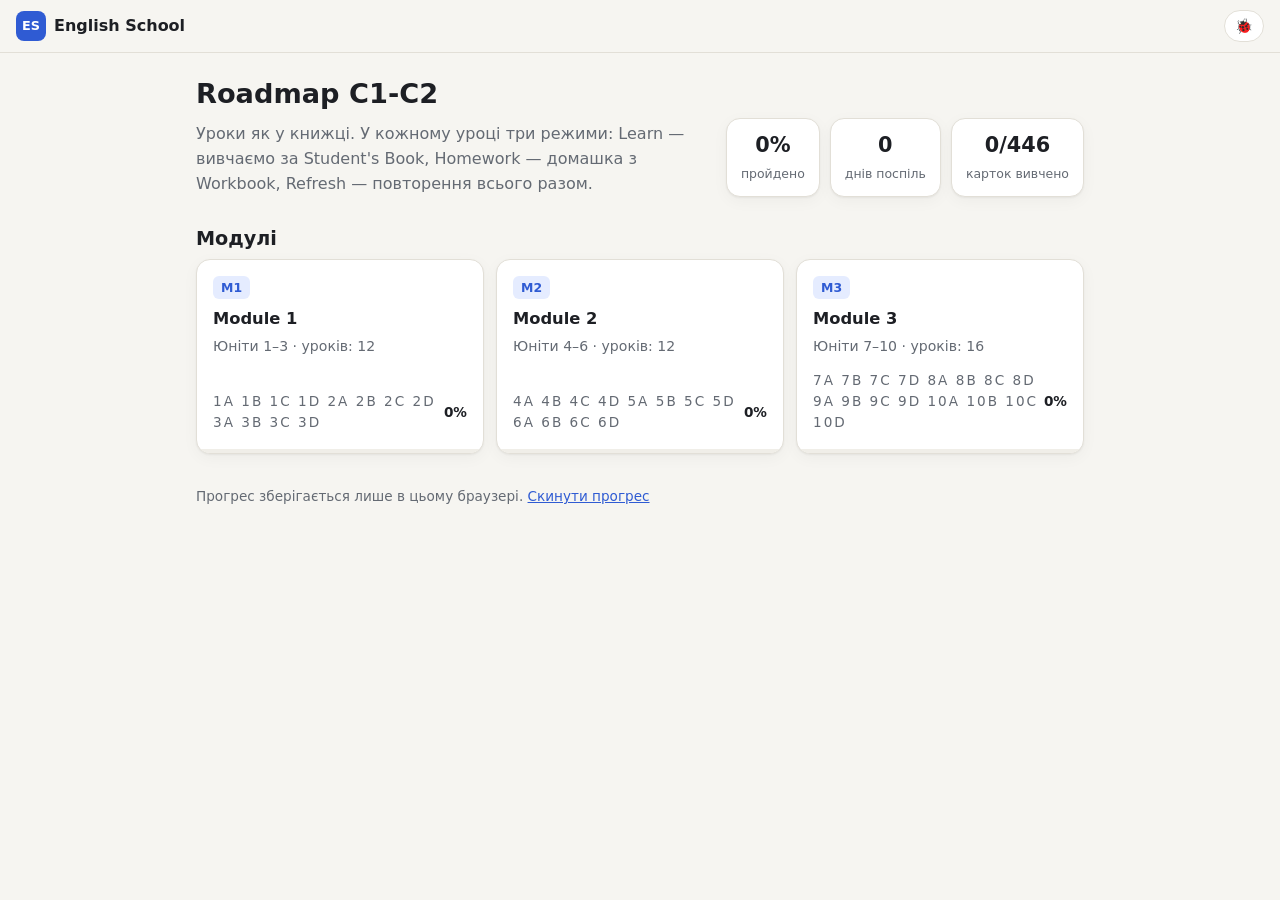
<file: index.html>
<!doctype html>
<html lang="uk">
<head>
  <meta charset="utf-8">
  <meta name="viewport" content="width=device-width, initial-scale=1">
  <title>English School</title>
  <meta name="description" content="Інтерактивні уроки Roadmap C1-C2: learn, homework і refresh для кожного уроку.">
  <link rel="stylesheet" href="app/style.css">
</head>
<body>
  <div id="app"></div>
  <noscript>Для роботи застосунку потрібен JavaScript.</noscript>
  <script src="app/registry.js"></script>
  <script src="app/core.js"></script>
  <script src="app/debug.js"></script>
  <!-- content:start (tools/sync-index.js) -->
  <script src="content/modules.js"></script>
  <script src="content/page-map.js"></script>
  <script src="content/topic-map.js"></script>
  <script src="content/u01/1a.js"></script>
  <script src="content/u01/1b.js"></script>
  <script src="content/u01/1c.js"></script>
  <script src="content/u01/1d.js"></script>
  <script src="content/u02/2a.js"></script>
  <script src="content/u02/2b.js"></script>
  <script src="content/u02/2c.js"></script>
  <script src="content/u02/2d.js"></script>
  <script src="content/u03/3a.js"></script>
  <script src="content/u03/3b.js"></script>
  <script src="content/u03/3c.js"></script>
  <script src="content/u03/3d.js"></script>
  <script src="content/u04/4a.js"></script>
  <script src="content/u04/4b.js"></script>
  <script src="content/u04/4c.js"></script>
  <script src="content/u04/4d.js"></script>
  <script src="content/u05/5a.js"></script>
  <script src="content/u05/5b.js"></script>
  <script src="content/u05/5c.js"></script>
  <script src="content/u05/5d.js"></script>
  <script src="content/u06/6a.js"></script>
  <script src="content/u06/6b.js"></script>
  <script src="content/u06/6c.js"></script>
  <script src="content/u06/6d.js"></script>
  <script src="content/u07/7a.js"></script>
  <script src="content/u07/7b.js"></script>
  <script src="content/u07/7c.js"></script>
  <script src="content/u07/7d.js"></script>
  <script src="content/u08/8a.js"></script>
  <script src="content/u08/8b.js"></script>
  <script src="content/u08/8c.js"></script>
  <script src="content/u08/8d.js"></script>
  <script src="content/u09/9a.js"></script>
  <script src="content/u09/9b.js"></script>
  <script src="content/u09/9c.js"></script>
  <script src="content/u09/9d.js"></script>
  <script src="content/u10/10a.js"></script>
  <script src="content/u10/10b.js"></script>
  <script src="content/u10/10c.js"></script>
  <script src="content/u10/10d.js"></script>
  <!-- content:end -->
  <script src="app/app.js"></script>
</body>
</html>
</file>
<file: app/style.css>
:root {
  --bg: #f6f5f1;
  --surface: #ffffff;
  --surface-2: #f0eee8;
  --text: #1d1f24;
  --muted: #646a73;
  --line: #e2dfd7;
  --accent: #2f5bd3;
  --accent-soft: #e5ecff;
  --on-accent: #ffffff;
  --vocab: #a14ec2;
  --vocab-soft: #f4e8fa;
  --ok: #1f8a4c;
  --ok-soft: #e1f4e8;
  --bad: #c9382d;
  --bad-soft: #fbe7e4;
  --warn-soft: #fff4d6;
  --radius: 14px;
  --shadow: 0 1px 2px rgba(0,0,0,.05), 0 4px 16px rgba(0,0,0,.04);
  color-scheme: light;
}

@media (prefers-color-scheme: dark) {
  :root {
    --bg: #15171c;
    --surface: #1e2128;
    --surface-2: #272b33;
    --text: #e8e9ec;
    --muted: #9aa1ad;
    --line: #333844;
    --accent: #7c9cff;
    --accent-soft: #252f4d;
    --on-accent: #0d1530;
    --vocab: #d595f0;
    --vocab-soft: #3a2747;
    --ok: #4fcf86;
    --ok-soft: #1c3a29;
    --bad: #ff7b70;
    --bad-soft: #432422;
    --warn-soft: #3d3420;
    --shadow: none;
    color-scheme: dark;
  }
}

* { box-sizing: border-box; }

html { -webkit-text-size-adjust: 100%; }

body {
  margin: 0;
  background: var(--bg);
  color: var(--text);
  font: 16px/1.55 system-ui, -apple-system, "Segoe UI", Roboto, sans-serif;
}

a { color: var(--accent); }
h1, h2, h3, h4 { line-height: 1.25; margin: 0 0 .4em; }
h1 { font-size: 1.7rem; }
h2 { font-size: 1.2rem; margin-top: 1.6em; }
.muted { color: var(--muted); }
.hidden { display: none !important; }

/* ---------- layout */

.topbar {
  position: sticky; top: 0; z-index: 5;
  display: flex; align-items: center; gap: 12px;
  padding: 10px 16px;
  background: color-mix(in srgb, var(--bg) 88%, transparent);
  backdrop-filter: blur(8px);
  border-bottom: 1px solid var(--line);
}
.brand { display: flex; align-items: center; gap: 8px; font-weight: 600; color: var(--text); text-decoration: none; }
.logo {
  display: inline-grid; place-items: center; width: 30px; height: 30px; border-radius: 8px;
  background: var(--accent); color: var(--on-accent); font-size: .8rem; font-weight: 700;
}
.crumb { color: var(--muted); font-size: .9rem; }
.crumb::before { content: "›"; margin-right: 10px; }
.crumb a { color: inherit; }
.spacer { flex: 1; }

.wrap { max-width: 920px; margin: 0 auto; padding: 24px 16px 64px; }

/* ---------- home */

.hero {
  display: flex; flex-wrap: wrap; gap: 20px; justify-content: space-between; align-items: flex-end;
  margin-bottom: 20px;
}
.hero > div:first-child { flex: 1 1 340px; }
.hero p { margin: 0; max-width: 52ch; }
.stats { display: flex; gap: 10px; }
.stat {
  background: var(--surface); border: 1px solid var(--line); border-radius: var(--radius);
  padding: 10px 14px; min-width: 92px; text-align: center; box-shadow: var(--shadow);
}
.stat b { display: block; font-size: 1.3rem; font-variant-numeric: tabular-nums; }
.stat span { font-size: .78rem; color: var(--muted); }

.quick { display: grid; grid-template-columns: repeat(auto-fit, minmax(240px, 1fr)); gap: 12px; }
.quick-card {
  display: flex; flex-direction: column; gap: 2px;
  padding: 16px; border-radius: var(--radius); text-decoration: none; color: var(--text);
  background: var(--accent-soft); border: 1px solid transparent;
  transition: transform .15s, border-color .15s;
}
.quick-card:hover { transform: translateY(-2px); border-color: var(--accent); }
.quick-card span { color: var(--muted); font-size: .9rem; }
.quick-card.alert { background: var(--bad-soft); }
.quick-card.alert:hover { border-color: var(--bad); }

.mistake-topics { display: flex; flex-direction: column; gap: 8px; }
.mistake-topic {
  display: flex; align-items: center; gap: 10px; padding: 10px 14px;
  border: 1px solid var(--line); border-radius: 10px; color: var(--text); text-decoration: none;
}
.mistake-topic:hover { border-color: var(--accent); }
.mistake-topic .name { flex: 1; }
.mistake-topic b { color: var(--bad); font-variant-numeric: tabular-nums; }
.from { font-size: .82rem; margin: 0 0 6px; }

.grid { display: grid; grid-template-columns: repeat(auto-fill, minmax(260px, 1fr)); gap: 12px; }
.topic {
  position: relative; display: flex; flex-direction: column;
  padding: 16px 16px 20px; border-radius: var(--radius);
  background: var(--surface); border: 1px solid var(--line); box-shadow: var(--shadow);
  color: var(--text); text-decoration: none; overflow: hidden;
  transition: transform .15s, border-color .15s;
}
.topic:hover { transform: translateY(-2px); border-color: var(--accent); }
.topic h3 { font-size: 1.02rem; margin-top: 10px; }
.topic p { font-size: .88rem; margin: 0 0 12px; flex: 1; }
.topic-foot { display: flex; justify-content: space-between; align-items: center; font-size: .85rem; }
.types { color: var(--muted); letter-spacing: 2px; }
.pct { font-weight: 600; font-variant-numeric: tabular-nums; }
.topic .bar { position: absolute; left: 0; right: 0; bottom: 0; height: 4px; border-radius: 0; }

.ref {
  align-self: flex-start; display: inline-block; padding: 2px 8px; border-radius: 6px;
  font-size: .78rem; font-weight: 700; background: var(--accent-soft); color: var(--accent);
  white-space: nowrap;
}
.ref.vocab { background: var(--vocab-soft); color: var(--vocab); }

.bar { height: 6px; background: var(--surface-2); border-radius: 99px; overflow: hidden; }
.bar i { display: block; height: 100%; width: 0; background: var(--accent); border-radius: inherit; transition: width .3s; }
.bar.big { height: 8px; flex: 1; }

.footnote { margin-top: 32px; font-size: .85rem; }
.link { background: none; border: 0; padding: 0; color: var(--accent); cursor: pointer; font: inherit; text-decoration: underline; }

/* ---------- topic */

.topic-head { display: flex; gap: 14px; align-items: flex-start; margin-bottom: 14px; }
.topic-head .ref { margin-top: 8px; font-size: .9rem; }
.topic-head p { margin: 0; }

.tabs {
  display: flex; gap: 6px; overflow-x: auto; padding-bottom: 6px; margin-bottom: 14px;
  scrollbar-width: thin;
}
.tabs a {
  flex: none; padding: 7px 12px; border-radius: 99px; font-size: .88rem; white-space: nowrap;
  color: var(--text); text-decoration: none; background: var(--surface); border: 1px solid var(--line);
}
.tabs a.on { background: var(--accent); border-color: var(--accent); color: var(--on-accent); }

.panel {
  background: var(--surface); border: 1px solid var(--line); border-radius: var(--radius);
  padding: 20px; box-shadow: var(--shadow);
}

/* ---------- theory */

.theory { display: grid; gap: 14px; }
.rule { padding: 14px 16px; border-radius: 10px; background: var(--surface-2); }
.rule h3 { font-size: 1rem; color: var(--accent); }
.rule p { margin: 0 0 8px; }
.rule ul { margin: 0 0 8px; padding-left: 20px; }
.rule li { margin: 3px 0; }
.rule table { width: 100%; border-collapse: collapse; font-size: .92rem; margin-bottom: 6px; }
.rule th, .rule td { text-align: left; vertical-align: top; padding: 7px 8px; border-top: 1px solid var(--line); }
.rule th { font-weight: 600; width: 34%; }
.examples { display: grid; gap: 4px; }
.example {
  display: flex; gap: 8px; align-items: flex-start;
  font-style: italic; color: var(--accent);
}

@media (max-width: 560px) {
  .rule table, .rule tbody, .rule tr, .rule th, .rule td { display: block; width: 100%; }
  .rule tr { border-top: 1px solid var(--line); padding: 6px 0; }
  .rule th, .rule td { border: 0; padding: 2px 0; }
}

/* ---------- buttons */

.btn {
  display: inline-flex; align-items: center; gap: 6px;
  padding: 9px 16px; border-radius: 10px; border: 1px solid var(--line);
  background: var(--surface); color: var(--text); font: inherit; font-weight: 500;
  cursor: pointer; text-decoration: none;
}
.btn:hover { border-color: var(--accent); }
.btn.primary { background: var(--accent); border-color: var(--accent); color: var(--on-accent); }
.btn.ghost { background: transparent; }
.btn.ok { background: var(--ok-soft); border-color: var(--ok); color: var(--ok); }
.btn.bad { background: var(--bad-soft); border-color: var(--bad); color: var(--bad); }
.btn.rec { background: var(--bad); border-color: var(--bad); color: #fff; animation: pulse 1s infinite; }
.actions { display: flex; flex-wrap: wrap; gap: 8px; justify-content: flex-end; margin-top: 16px; }
.actions.left { justify-content: flex-start; }

.say {
  flex: none; border: 0; background: none; cursor: pointer; padding: 0 2px;
  font-size: .95em; line-height: 1.4; opacity: .65;
}
.say:hover { opacity: 1; }

:focus-visible { outline: 2px solid var(--accent); outline-offset: 2px; }

/* ---------- exercise */

.ex-head { display: flex; flex-wrap: wrap; align-items: center; gap: 10px; margin-bottom: 6px; }
.ex-head h2 { margin: 0; font-size: 1.1rem; }
.chip {
  font-size: .78rem; padding: 3px 9px; border-radius: 99px;
  background: var(--accent-soft); color: var(--accent); font-weight: 600;
}

.step-top { display: flex; align-items: center; gap: 12px; margin: 14px 0 18px; }
.count { font-size: .85rem; font-variant-numeric: tabular-nums; white-space: nowrap; }

.item { outline: none; }
.q { font-size: 1.12rem; margin: 0 0 14px; }
.blank {
  display: inline-block; min-width: 3em; border-bottom: 2px solid var(--accent); margin: 0 3px;
}
.hint { font-size: .88rem; color: var(--muted); margin: -6px 0 12px; }

.options { display: grid; gap: 8px; }
.options.two { grid-template-columns: 1fr 1fr; }
.opt {
  display: flex; align-items: center; gap: 10px; text-align: left;
  padding: 12px 14px; border-radius: 10px; border: 1px solid var(--line);
  background: var(--surface); color: var(--text); font: inherit; cursor: pointer;
}
.opt:hover:not(:disabled) { border-color: var(--accent); background: var(--accent-soft); }
.opt kbd {
  display: inline-grid; place-items: center; width: 22px; height: 22px; border-radius: 6px; flex: none;
  background: var(--surface-2); font: 600 .75rem/1 system-ui, sans-serif; color: var(--muted);
}
.opt:disabled { cursor: default; }
.opt.right { border-color: var(--ok); background: var(--ok-soft); color: var(--ok); font-weight: 600; }
.opt.wrong { border-color: var(--bad); background: var(--bad-soft); color: var(--bad); }

.gapq { line-height: 2.3; }
input[type=text], textarea {
  font: inherit; color: var(--text); background: var(--surface-2);
  border: 1px solid var(--line); border-radius: 8px; padding: 6px 10px;
}
.gapq input { width: 11em; max-width: 100%; margin: 0 4px; }
textarea { width: 100%; resize: vertical; padding: 10px 12px; }
input:focus, textarea:focus { outline: none; border-color: var(--accent); background: var(--surface); }
input.right, textarea.right { border-color: var(--ok); background: var(--ok-soft); }
input.wrong { border-color: var(--bad); background: var(--bad-soft); text-decoration: line-through; }

.feedback {
  margin-top: 14px; padding: 12px 14px; border-radius: 10px; border-left: 4px solid;
}
.feedback > strong { display: block; margin-bottom: 4px; }
.feedback p { margin: 4px 0; }
.feedback.ok { background: var(--ok-soft); border-color: var(--ok); }
.feedback.ok > strong { color: var(--ok); }
.feedback.bad { background: var(--bad-soft); border-color: var(--bad); }
.feedback.bad > strong { color: var(--bad); }
.feedback.info { background: var(--warn-soft); border-color: #d9a400; }

.models { margin: 6px 0 0; padding: 0; list-style: none; display: grid; gap: 4px; }
.models li { display: flex; gap: 6px; align-items: flex-start; }

.selfrate { display: flex; flex-wrap: wrap; align-items: center; gap: 8px; margin-top: 14px; }

.phrases { display: flex; flex-wrap: wrap; gap: 6px; margin-bottom: 12px; }
.phrase {
  font-size: .82rem; padding: 3px 9px; border-radius: 99px;
  background: var(--surface-2); color: var(--muted); border: 1px dashed var(--line);
  transition: all .2s;
}
.phrase.used { background: var(--ok-soft); color: var(--ok); border: 1px solid var(--ok); font-weight: 600; }

/* tokens (word order, sort) */
.tokens { display: flex; flex-wrap: wrap; gap: 8px; }
.tokens.line {
  min-height: 56px; padding: 10px; margin-bottom: 14px;
  border: 2px dashed var(--line); border-radius: 10px; align-items: center;
}
.tokens.line:empty::before { content: attr(data-empty); color: var(--muted); font-size: .9rem; }
.tokens.line.right { border-color: var(--ok); border-style: solid; background: var(--ok-soft); }
.tokens.line.wrong { border-color: var(--bad); border-style: solid; background: var(--bad-soft); }
.tok {
  padding: 7px 12px; border-radius: 8px; border: 1px solid var(--line);
  background: var(--surface); color: var(--text); font: inherit; cursor: pointer;
  box-shadow: 0 1px 0 var(--line);
}
.tok:hover:not(:disabled) { border-color: var(--accent); }
.tok.sel { border-color: var(--accent); background: var(--accent-soft); }
.tok.right { border-color: var(--ok); background: var(--ok-soft); color: var(--ok); }
.tok.wrong { border-color: var(--bad); background: var(--bad-soft); color: var(--bad); }
.tok:disabled { cursor: default; }
.tok.placed { pointer-events: none; }
.shake { animation: shake .35s; }

/* sort */
.sort .pool { margin: 10px 0 16px; min-height: 40px; }
.bins { display: grid; gap: 10px; }
.bins.n2 { grid-template-columns: 1fr 1fr; }
.bins.n3 { grid-template-columns: repeat(3, 1fr); }
@media (max-width: 620px) { .bins.n3, .bins.n2 { grid-template-columns: 1fr; } }
.bin {
  min-height: 110px; padding: 10px; border-radius: 10px; cursor: pointer;
  background: var(--surface-2); border: 2px dashed var(--line);
}
.bin.over { border-color: var(--accent); background: var(--accent-soft); }
.bin h4 { font-size: .9rem; color: var(--muted); }

/* match */
.cols { display: grid; grid-template-columns: 1fr 1fr; gap: 12px; margin-top: 10px; }
.col { display: grid; gap: 8px; align-content: start; }
.card-btn {
  padding: 11px 12px; border-radius: 10px; border: 1px solid var(--line);
  background: var(--surface); color: var(--text); font: inherit; text-align: left; cursor: pointer;
  transition: all .2s;
}
.card-btn:hover { border-color: var(--accent); }
.card-btn.sel { border-color: var(--accent); background: var(--accent-soft); }
.card-btn.done { border-color: var(--ok); background: var(--ok-soft); color: var(--ok); opacity: .6; cursor: default; }
.card-btn.wrong { border-color: var(--bad); background: var(--bad-soft); animation: shake .35s; }

/* flashcards */
.flip {
  position: relative; height: 230px; perspective: 1000px; cursor: pointer; outline: none;
}
.face {
  position: absolute; inset: 0; display: flex; flex-direction: column; align-items: center; justify-content: center;
  gap: 10px; padding: 20px; text-align: center; border-radius: var(--radius);
  backface-visibility: hidden; -webkit-backface-visibility: hidden;
  transition: transform .45s; border: 1px solid var(--line);
}
.face b { font-size: 1.45rem; }
.face.front { background: var(--accent-soft); }
.face.back { background: var(--surface-2); transform: rotateY(180deg); }
.face.back b { font-size: 1.15rem; font-weight: 600; }
.face.back p { margin: 0; font-style: italic; color: var(--muted); }
.flip.flipped .front { transform: rotateY(180deg); }
.flip.flipped .back { transform: rotateY(360deg); }
.flip:focus-visible .face { outline: 2px solid var(--accent); }
.level { position: absolute; top: 12px; right: 14px; font-size: .75rem; letter-spacing: 2px; color: var(--accent); }
.deck .actions { justify-content: center; }

/* result */
.result { text-align: center; padding: 10px 0; }
.result .actions { justify-content: center; }
.ring {
  --p: 0;
  width: 120px; height: 120px; margin: 10px auto 16px; border-radius: 50%;
  display: grid; place-items: center;
  background: conic-gradient(var(--accent) calc(var(--p) * 1%), var(--surface-2) 0);
}
.ring b {
  display: grid; place-items: center; width: 92px; height: 92px; border-radius: 50%;
  background: var(--surface); font-size: 1.5rem;
}

@keyframes shake { 25% { transform: translateX(-5px); } 75% { transform: translateX(5px); } }
@keyframes pulse { 50% { opacity: .7; } }

@media (max-width: 560px) {
  h1 { font-size: 1.4rem; }
  .panel { padding: 16px; }
  .stats { width: 100%; }
  .stat { flex: 1; min-width: 0; }
  .options.two, .cols { grid-template-columns: 1fr 1fr; }
  .q { font-size: 1.04rem; }
}

@media (prefers-reduced-motion: reduce) {
  * { transition: none !important; animation: none !important; }
}

/* ---------- modules, lessons and modes */

.unit { margin-top: 8px; }
.modes { display: flex; gap: 4px; }
.mode-pill { padding: 1px 6px; border-radius: 6px; background: var(--accent-soft); color: var(--accent); font-size: .78rem; white-space: nowrap; }
.mode-pill.empty { background: var(--surface-2); color: var(--muted); }
.modes-nav { display: flex; gap: 6px; margin-bottom: 10px; flex-wrap: wrap; }
.modes-nav a {
  flex: 1 1 140px; text-align: center; padding: 9px 12px; border-radius: 10px; font-weight: 600; font-size: .92rem;
  color: var(--text); text-decoration: none; background: var(--surface); border: 1px solid var(--line);
}
.modes-nav a.on { background: var(--text); border-color: var(--text); color: var(--bg); }
.modes-nav a.empty:not(.on) { color: var(--muted); border-style: dashed; }
.focus { display: flex; flex-wrap: wrap; gap: 4px 14px; font-size: .85rem; color: var(--muted); margin: 6px 0 0; }
.focus b { color: var(--text); font-weight: 600; }
.links { margin: 6px 0 0; padding-left: 18px; }
.empty-mode { text-align: center; padding: 24px 0; }

/* ---------- debug mode */

.dbg-toggle {
  border: 1px solid var(--line); background: var(--surface); color: var(--text);
  border-radius: 99px; padding: 4px 10px; font: inherit; font-size: .9rem; cursor: pointer;
}
.dbg-toggle.on { background: var(--warn-soft); border-color: #d9a400; }
.dbg-on body { padding-bottom: 160px; }
.dbg-hover { outline: 2px dashed #d9a400 !important; outline-offset: 2px; cursor: help !important; }
.dbg-marked { outline: 2px solid #d9a400; outline-offset: 2px; }
.dbg-ui { font-size: .9rem; }
.dbg-pop {
  position: fixed; z-index: 50; width: min(360px, calc(100vw - 16px)); padding: 12px;
  background: var(--surface); color: var(--text); border: 1px solid #d9a400; border-radius: 12px; box-shadow: var(--shadow);
}
.dbg-pop textarea { width: 100%; box-sizing: border-box; margin: 8px 0; font: inherit; padding: 8px; border-radius: 8px; border: 1px solid var(--line); background: var(--surface-2); color: var(--text); }
.dbg-ref { font-family: ui-monospace, monospace; font-size: .8rem; color: var(--accent); word-break: break-all; }
.dbg-snippet { color: var(--muted); font-size: .82rem; margin-top: 4px; max-height: 3.6em; overflow: hidden; }
.dbg-actions { display: flex; gap: 8px; justify-content: flex-end; }
.dbg-btn { font: inherit; padding: 5px 12px; border-radius: 8px; border: 1px solid var(--line); background: var(--surface-2); color: var(--text); cursor: pointer; }
.dbg-btn.primary { background: var(--accent); border-color: var(--accent); color: var(--on-accent); }
.dbg-panel {
  position: fixed; z-index: 40; left: 0; right: 0; bottom: 0; max-height: 40vh; overflow: auto;
  background: var(--warn-soft); color: var(--text); border-top: 2px solid #d9a400; padding: 10px 16px;
}
.dbg-head { display: flex; flex-wrap: wrap; gap: 8px 12px; align-items: center; }
.dbg-hint { color: var(--muted); flex: 1; min-width: 160px; }
.dbg-list { list-style: none; margin: 8px 0 0; padding: 0; display: grid; gap: 4px; }
.dbg-list li { display: grid; grid-template-columns: minmax(80px, 220px) 1fr auto; gap: 10px; align-items: start; }
.dbg-text { white-space: pre-wrap; }
.dbg-x { border: 0; background: none; color: var(--muted); cursor: pointer; font: inherit; }
.exercise .src { font-size: .85rem; margin: 4px 0 0; }
.lang-switch { display: flex; justify-content: flex-end; }
</file>
